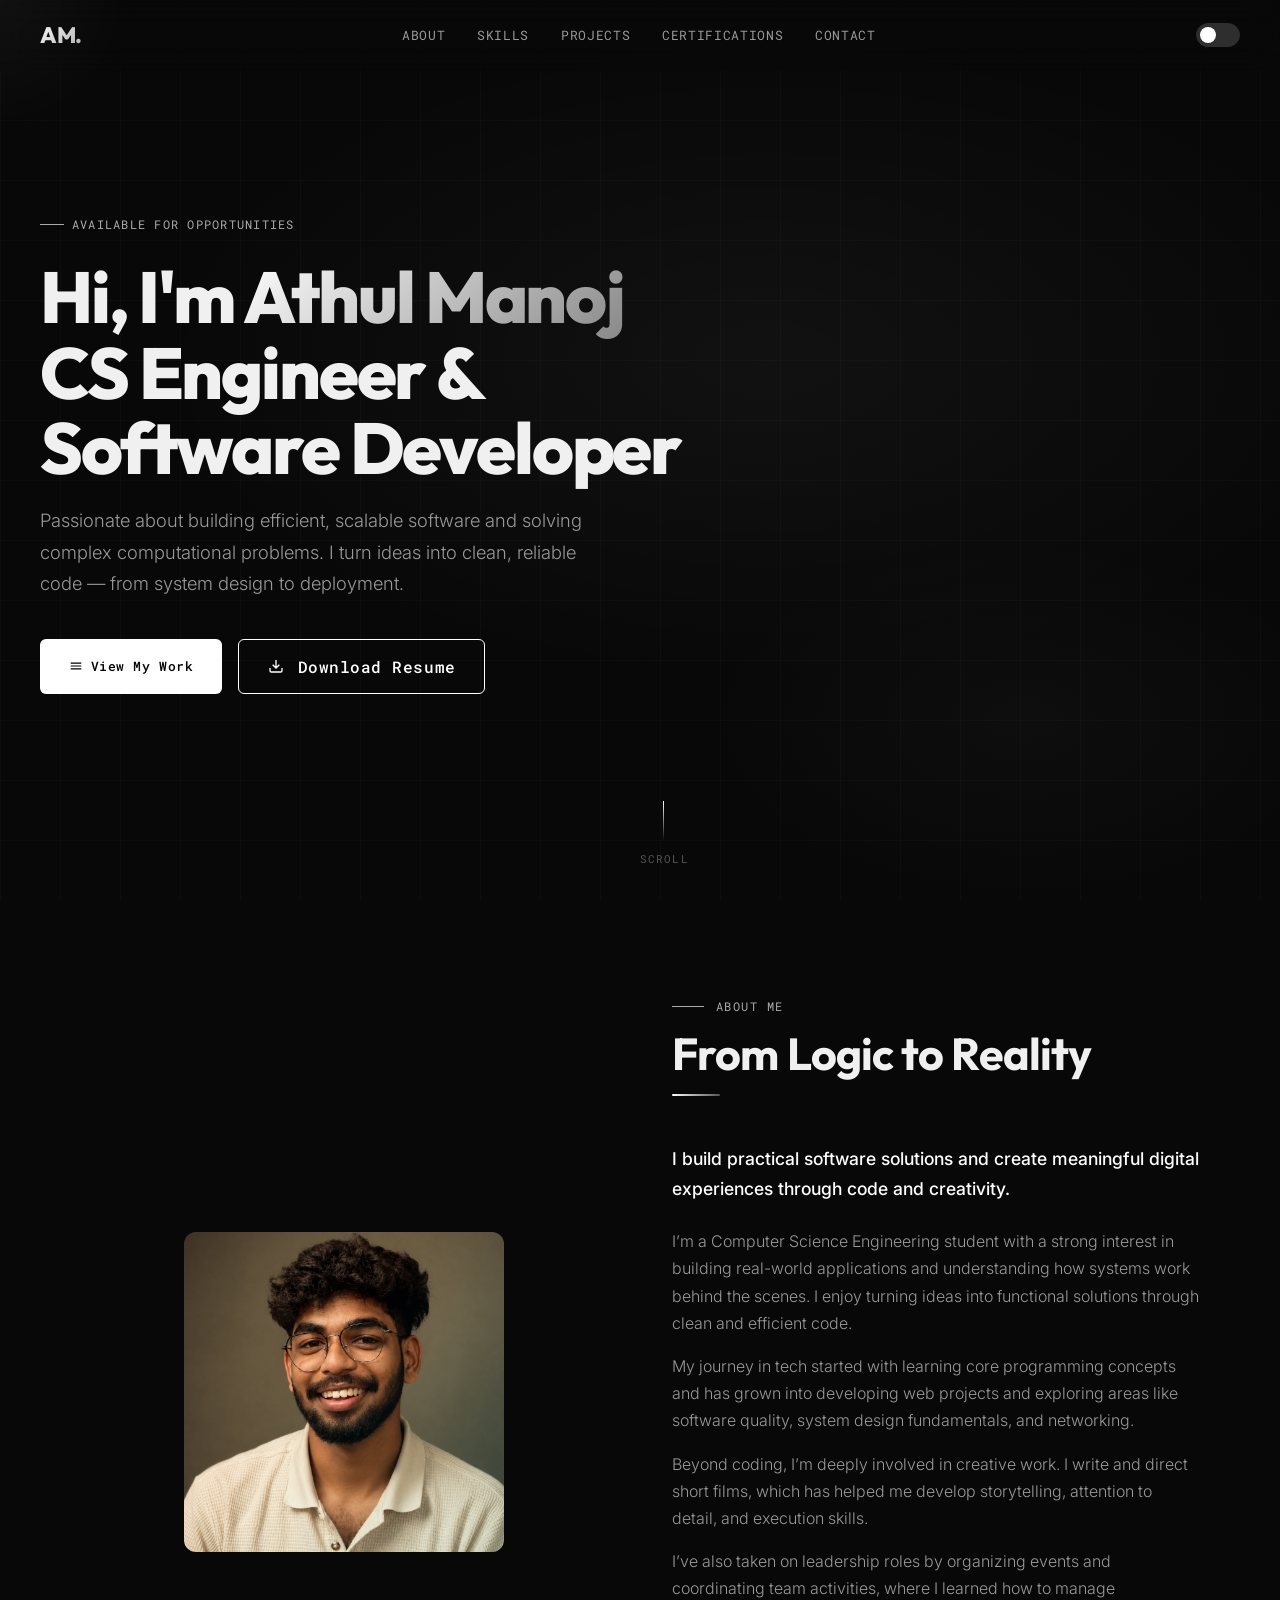
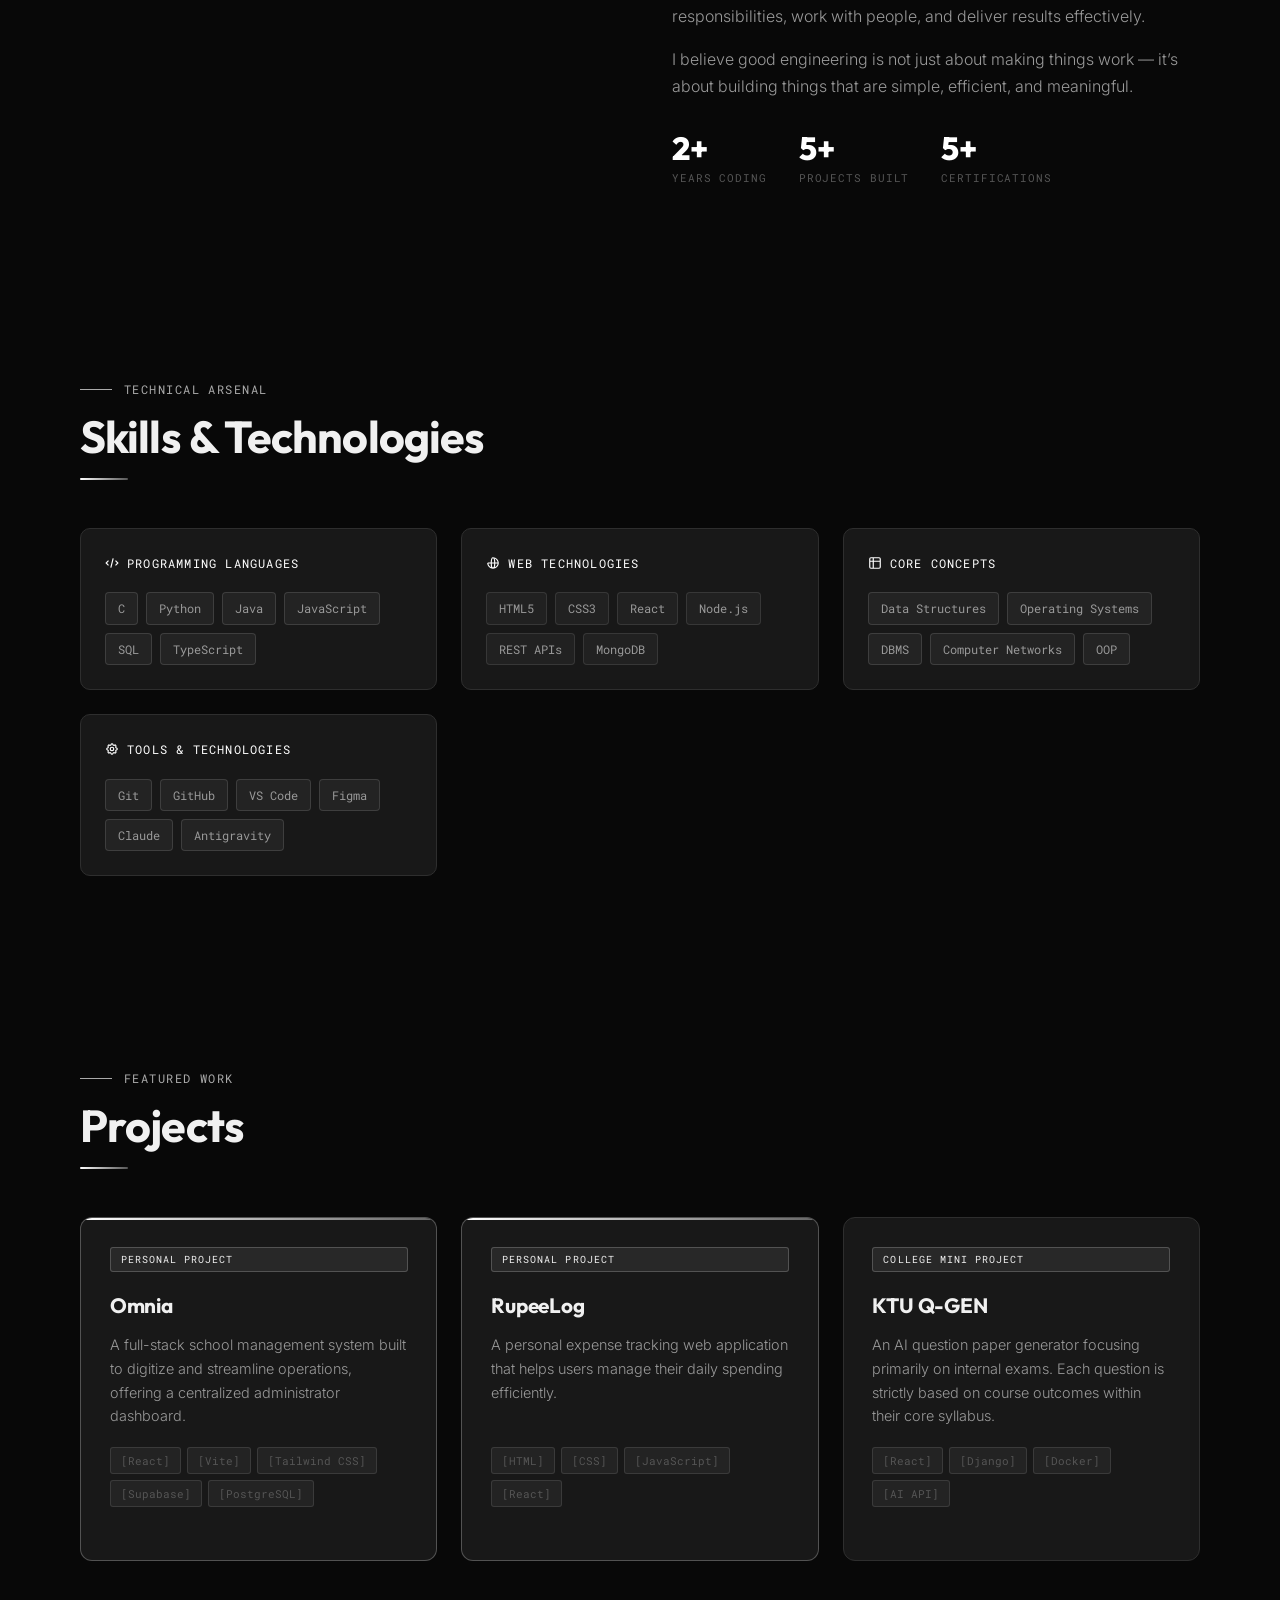
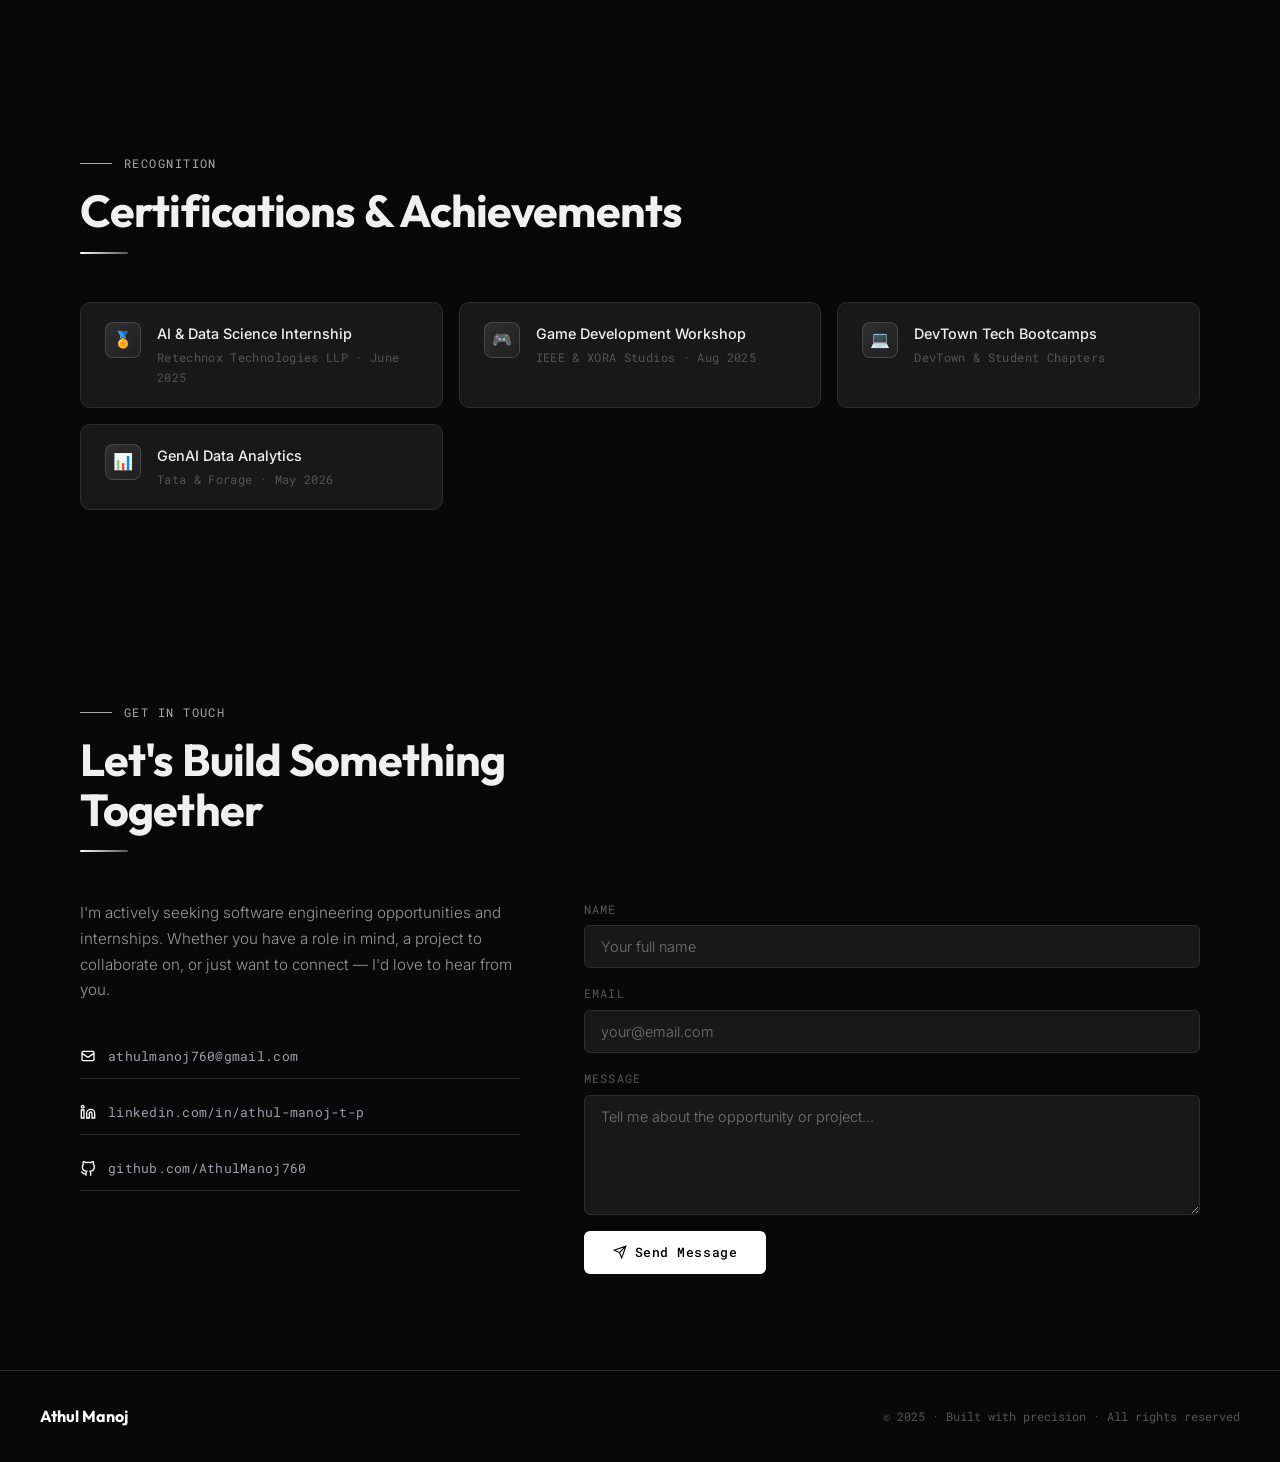
<file: index.html>
<!DOCTYPE html>
<html lang="en" data-theme="dark">

<head>
  <meta charset="UTF-8" />
  <meta name="viewport" content="width=device-width, initial-scale=1.0" />
  <title>Athul Manoj Portfolio</title>
  <link rel="preconnect" href="https://fonts.googleapis.com" />
  <link
    href="https://fonts.googleapis.com/css2?family=Inter:wght@300;400;500;600&family=Outfit:wght@400;500;600;700;800&family=Roboto+Mono:wght@400;500;600&display=swap"
    rel="stylesheet" />
  <link rel="stylesheet" href="css/styles.css" />
  <link rel="icon" type="image/svg+xml" href="assets/favicon.svg" />
</head>

<body>

  <!-- Cursor glow -->
  <div class="cursor-glow" id="cursor-glow"></div>

  <!-- NAV -->
  <nav id="main-nav">
    <a href="#hero" class="nav-logo">AM.</a>
    <ul class="nav-links" id="nav-links">
      <li><a href="#about">About</a></li>
      <li><a href="#skills">Skills</a></li>
      <li><a href="#projects">Projects</a></li>
      <li><a href="#certifications">Certifications</a></li>
      <li><a href="#contact">Contact</a></li>
    </ul>
    <div class="nav-right">
      <button class="theme-toggle" id="theme-toggle" aria-label="Toggle theme" title="Toggle dark/light mode"></button>
      <div class="hamburger" id="hamburger" aria-label="Open menu">
        <span></span><span></span><span></span>
      </div>
    </div>
  </nav>

  <div id="component-hero"></div>

  <div id="component-about"></div>

  <!-- SKILLS -->
  <section id="skills">
    <div class="section-label reveal">Technical Arsenal</div>
    <h2 class="reveal">Skills & Technologies</h2>
    <div class="section-divider reveal"></div>
    <div class="skills-grid">
      <div class="skill-card reveal reveal-delay-1">
        <div class="skill-card-title">
          <svg fill="none" viewBox="0 0 24 24" stroke="currentColor" stroke-width="2">
            <path d="M10 20l4-16m4 4l4 4-4 4M6 16l-4-4 4-4" />
          </svg>
          Programming Languages
        </div>
        <div class="skill-tags">
          <span class="skill-tag">C</span>
          <span class="skill-tag">Python</span>
          <span class="skill-tag">Java</span>
          <span class="skill-tag">JavaScript</span>
          <span class="skill-tag">SQL</span>
          <span class="skill-tag">TypeScript</span>
        </div>
      </div>
      <div class="skill-card reveal reveal-delay-2">
        <div class="skill-card-title">
          <svg fill="none" viewBox="0 0 24 24" stroke="currentColor" stroke-width="2">
            <path
              d="M21 12a9 9 0 01-9 9m9-9a9 9 0 00-9-9m9 9H3m9 9a9 9 0 01-9-9m9 9c1.66 0 3-4.03 3-9s-1.34-9-3-9m0 18c-1.66 0-3-4.03-3-9s1.34-9 3-9" />
          </svg>
          Web Technologies
        </div>
        <div class="skill-tags">
          <span class="skill-tag green">HTML5</span>
          <span class="skill-tag green">CSS3</span>
          <span class="skill-tag green">React</span>
          <span class="skill-tag green">Node.js</span>
          <span class="skill-tag green">REST APIs</span>
          <span class="skill-tag green">MongoDB</span>
        </div>
      </div>
      <div class="skill-card reveal reveal-delay-3">
        <div class="skill-card-title">
          <svg fill="none" viewBox="0 0 24 24" stroke="currentColor" stroke-width="2">
            <path
              d="M9 3H5a2 2 0 00-2 2v4m6-6h10a2 2 0 012 2v4M9 3v18m0 0h10a2 2 0 002-2V9M9 21H5a2 2 0 01-2-2V9m0 0h18" />
          </svg>
          Core Concepts
        </div>
        <div class="skill-tags">
          <span class="skill-tag">Data Structures</span>
          <span class="skill-tag">Operating Systems</span>
          <span class="skill-tag">DBMS</span>
          <span class="skill-tag">Computer Networks</span>
          <span class="skill-tag">OOP</span>
        </div>
      </div>
      <div class="skill-card reveal reveal-delay-4">
        <div class="skill-card-title">
          <svg fill="none" viewBox="0 0 24 24" stroke="currentColor" stroke-width="2">
            <path
              d="M10.325 4.317c.426-1.756 2.924-1.756 3.35 0a1.724 1.724 0 002.573 1.066c1.543-.94 3.31.826 2.37 2.37a1.724 1.724 0 001.065 2.572c1.756.426 1.756 2.924 0 3.35a1.724 1.724 0 00-1.066 2.573c.94 1.543-.826 3.31-2.37 2.37a1.724 1.724 0 00-2.572 1.065c-.426 1.756-2.924 1.756-3.35 0a1.724 1.724 0 00-2.573-1.066c-1.543.94-3.31-.826-2.37-2.37a1.724 1.724 0 00-1.065-2.572c-1.756-.426-1.756-2.924 0-3.35a1.724 1.724 0 001.066-2.573c-.94-1.543.826-3.31 2.37-2.37.996.608 2.296.07 2.572-1.065z" />
            <circle cx="12" cy="12" r="3" />
          </svg>
          Tools & Technologies
        </div>
        <div class="skill-tags">
          <span class="skill-tag">Git</span>
          <span class="skill-tag">GitHub</span>
          <span class="skill-tag">VS Code</span>
          <span class="skill-tag">Figma</span>
          <span class="skill-tag">Claude</span>
          <span class="skill-tag">Antigravity</span>
        </div>
      </div>
    </div>
  </section>

  <div id="component-projects"></div>

  <div id="component-certifications"></div>

  <!-- CONTACT -->
  <section id="contact">
    <div class="section-label reveal">Get In Touch</div>
    <h2 class="reveal">Let's Build Something<br />Together</h2>
    <div class="section-divider reveal"></div>
    <div class="contact-grid">
      <div class="contact-info reveal">
        <p>I'm actively seeking software engineering opportunities and internships. Whether you have a role in mind, a
          project to collaborate on, or just want to connect — I'd love to hear from you.</p>
        <div class="contact-links">
          <a href="mailto:athulmanoj760@gmail.com" class="contact-link">
            <svg fill="none" viewBox="0 0 24 24" stroke="currentColor" stroke-width="2">
              <path
                d="M3 8l7.89 5.26a2 2 0 002.22 0L21 8M5 19h14a2 2 0 002-2V7a2 2 0 00-2-2H5a2 2 0 00-2 2v10a2 2 0 002 2z" />
            </svg>
            <span class="c-txt">athulmanoj760@gmail.com</span>
          </a>
          <a href="https://www.linkedin.com/in/athul-manoj-t-p-3a66522b9/" target="_blank" class="contact-link">
            <svg fill="none" viewBox="0 0 24 24" stroke="currentColor" stroke-width="2">
              <path d="M16 8a6 6 0 016 6v7h-4v-7a2 2 0 00-2-2 2 2 0 00-2 2v7h-4v-7a6 6 0 016-6zM2 9h4v12H2z" />
              <circle cx="4" cy="4" r="2" />
            </svg>
            <span class="c-txt">linkedin.com/in/athul-manoj-t-p</span>
          </a>
          <a href="https://github.com/AthulManoj760" target="_blank" class="contact-link">
            <svg fill="none" viewBox="0 0 24 24" stroke="currentColor" stroke-width="2">
              <path
                d="M9 19c-5 1.5-5-2.5-7-3m14 6v-3.87a3.37 3.37 0 00-.94-2.61c3.14-.35 6.44-1.54 6.44-7A5.44 5.44 0 0020 4.77 5.07 5.07 0 0019.91 1S18.73.65 16 2.48a13.38 13.38 0 00-7 0C6.27.65 5.09 1 5.09 1A5.07 5.07 0 005 4.77a5.44 5.44 0 00-1.5 3.78c0 5.42 3.3 6.61 6.44 7A3.37 3.37 0 009 18.13V22" />
            </svg>
            <span class="c-txt">github.com/AthulManoj760</span>
          </a>
        </div>
      </div>
      <div class="reveal reveal-delay-2">
        <form class="contact-form" id="contact-form" onsubmit="handleSubmit(event)">
          <div class="form-group">
            <label for="name">Name</label>
            <input type="text" id="name" name="name" placeholder="Your full name" required />
          </div>
          <div class="form-group">
            <label for="email">Email</label>
            <input type="email" id="email" name="email" placeholder="your@email.com" required />
          </div>
          <div class="form-group">
            <label for="message">Message</label>
            <textarea id="message" name="message" placeholder="Tell me about the opportunity or project..."
              required></textarea>
          </div>
          <div class="form-status" id="form-status"></div>
          <button type="submit" class="btn btn-primary" style="align-self:flex-start">
            <svg width="14" height="14" fill="none" viewBox="0 0 24 24" stroke="currentColor" stroke-width="2">
              <path d="M22 2L11 13M22 2l-7 20-4-9-9-4 20-7z" />
            </svg>
            Send Message
          </button>
        </form>
      </div>
    </div>
  </section>

  <div class="project-modal-wrapper" id="project-modal">
    <div class="pm-backdrop" onclick="closeProjectModal()"></div>
    <div class="pm-content">
      <button class="pm-close" onclick="closeProjectModal()">&times;</button>
      <div class="pm-body" id="pm-inner"></div>
    </div>
  </div>

  <!-- FOOTER -->
  <footer>
    <span class="footer-name">Athul Manoj</span>
    <span class="footer-copy">© 2025 · Built with precision · All rights reserved</span>
  </footer>

  <script src="js/scripts.js?v=1733221" defer></script>
</body>

</html>
</file>
<file: css/styles.css>
:root {
    --navy: #080808;
    --navy-mid: #111111;
    --navy-card: #181818;
    --navy-border: #2e2e2e;
    --electric: #ffffff;
    --electric-dim: #cccccc;
    --neon: #aaaaaa;
    --neon-dim: #888888;
    --text-primary: #f0f0f0;
    --text-secondary: #999999;
    --text-muted: #555555;
    --accent-warm: #dddddd;
    --transition: 0.3s cubic-bezier(0.4, 0, 0.2, 1);
    --font-display: 'Outfit', sans-serif;
    --font-body: 'Inter', sans-serif;
    --font-mono: 'Roboto Mono', monospace;
  }
  [data-theme="light"] {
    --navy: #f8f8f8;
    --navy-mid: #efefef;
    --navy-card: #ffffff;
    --navy-border: #d8d8d8;
    --electric: #000000;
    --electric-dim: #333333;
    --neon: #444444;
    --neon-dim: #666666;
    --text-primary: #0a0a0a;
    --text-secondary: #444444;
    --text-muted: #999999;
    --accent-warm: #222222;
  }
  *, *::before, *::after { box-sizing: border-box; margin: 0; padding: 0; }
  html { scroll-behavior: smooth; }
  body {
    font-family: var(--font-body);
    background: var(--navy);
    color: var(--text-primary);
    line-height: 1.7;
    overflow-x: hidden;
    transition: background var(--transition), color var(--transition);
  }

  /* SCROLLBAR */
  ::-webkit-scrollbar { width: 4px; }
  ::-webkit-scrollbar-track { background: var(--navy-mid); }
  ::-webkit-scrollbar-thumb { background: #555555; border-radius: 2px; }

  /* NAV */
  nav {
    position: fixed; top: 0; left: 0; right: 0; z-index: 100;
    display: flex; align-items: center; justify-content: space-between;
    padding: 1rem 2.5rem;
    background: rgba(8,8,8,0.88);
    backdrop-filter: blur(16px);
    border-bottom: 1px solid transparent;
    transition: border-color var(--transition), background var(--transition);
  }
  [data-theme="light"] nav { background: rgba(248,248,248,0.88); }
  nav.scrolled { border-color: var(--navy-border); }
  .nav-logo {
    font-family: var(--font-display);
    font-weight: 800; font-size: 1.4rem;
    background: linear-gradient(135deg, #ffffff, #aaaaaa);
    -webkit-background-clip: text; -webkit-text-fill-color: transparent;
    background-clip: text; text-decoration: none;
    letter-spacing: -0.02em;
  }
  [data-theme="light"] .nav-logo {
    background: linear-gradient(135deg, #111111, #555555);
    -webkit-background-clip: text; -webkit-text-fill-color: transparent;
    background-clip: text;
  }
  .nav-links { display: flex; gap: 2rem; list-style: none; align-items: center; }
  .nav-links a {
    font-family: var(--font-mono); font-size: 0.8rem; font-weight: 400;
    color: var(--text-secondary); text-decoration: none;
    letter-spacing: 0.05em; text-transform: uppercase;
    transition: color var(--transition); position: relative;
  }
  .nav-links a::after {
    content: ''; position: absolute; bottom: -4px; left: 0;
    width: 0; height: 1px; background: var(--electric);
    transition: width var(--transition);
  }
  .nav-links a:hover { color: var(--electric); }
  .nav-links a:hover::after { width: 100%; }
  .theme-toggle {
    width: 44px; height: 24px; border-radius: 12px;
    background: var(--navy-border); border: 1px solid var(--navy-border);
    cursor: pointer; position: relative; transition: background var(--transition);
    flex-shrink: 0;
  }
  .theme-toggle::after {
    content: ''; position: absolute; top: 3px; left: 3px;
    width: 16px; height: 16px; border-radius: 50%;
    background: var(--electric); transition: transform var(--transition), background var(--transition);
  }
  [data-theme="light"] .theme-toggle::after { transform: translateX(20px); background: var(--neon); }
  .nav-right { display: flex; align-items: center; gap: 1rem; }
  .hamburger { display: none; flex-direction: column; gap: 5px; cursor: pointer; padding: 4px; }
  .hamburger span { display: block; width: 22px; height: 2px; background: var(--text-primary); border-radius: 1px; transition: var(--transition); }

  /* MOBILE NAV */
  @media (max-width: 768px) {
    nav { padding: 1rem 1.5rem; }
    .nav-links { display: none; flex-direction: column; position: absolute; top: 100%; left: 0; right: 0; background: var(--navy-mid); padding: 1.5rem; gap: 1.2rem; border-bottom: 1px solid var(--navy-border); }
    .nav-links.open { display: flex; }
    .hamburger { display: flex; }
  }

  /* SECTIONS */
  section { padding: 6rem 2.5rem; max-width: 1200px; margin: 0 auto; }
  @media (max-width: 768px) { section { padding: 4rem 1.5rem; } }

  /* HERO */
  #hero {
    min-height: 100vh; display: flex; align-items: center;
    position: relative; overflow: hidden; padding-top: 6rem;
    max-width: 100%; padding-left: 2.5rem; padding-right: 2.5rem;
  }
  .hero-bg {
    position: absolute; inset: 0; pointer-events: none;
    background: radial-gradient(ellipse 80% 60% at 60% 40%, rgba(255,255,255,0.04) 0%, transparent 60%),
                radial-gradient(ellipse 50% 40% at 80% 80%, rgba(200,200,200,0.03) 0%, transparent 50%);
  }
  .hero-grid {
    position: absolute; inset: 0; pointer-events: none; opacity: 0.04;
    background-image: linear-gradient(rgba(255,255,255,0.5) 1px, transparent 1px),
                      linear-gradient(90deg, rgba(255,255,255,0.5) 1px, transparent 1px);
    background-size: 60px 60px;
  }
  .hero-content { position: relative; z-index: 1; max-width: 800px; }
  .hero-tag {
    display: inline-flex; align-items: center; gap: 8px;
    font-family: var(--font-mono); font-size: 0.78rem; letter-spacing: 0.1em;
    color: var(--neon); text-transform: uppercase;
    margin-bottom: 1.5rem;
    opacity: 0; animation: fadeUp 0.6s 0.2s forwards;
  }
  .hero-tag::before { content: ''; width: 24px; height: 1px; background: var(--neon); }
  h1 {
    font-family: var(--font-display); font-weight: 800; font-size: clamp(2.4rem, 6vw, 4.5rem);
    line-height: 1.05; letter-spacing: -0.03em;
    opacity: 0; animation: fadeUp 0.7s 0.35s forwards;
  }
  .name-gradient {
    background: linear-gradient(135deg, #ffffff 0%, #888888 100%);
    -webkit-background-clip: text; -webkit-text-fill-color: transparent; background-clip: text;
  }
  [data-theme="light"] .name-gradient {
    background: linear-gradient(135deg, #111111 0%, #555555 100%);
    -webkit-background-clip: text; -webkit-text-fill-color: transparent; background-clip: text;
  }
  .hero-sub {
    font-size: 1.15rem; color: var(--text-secondary); max-width: 560px;
    margin-top: 1.2rem; line-height: 1.7; font-weight: 300;
    opacity: 0; animation: fadeUp 0.7s 0.5s forwards;
  }
  .hero-ctas {
    display: flex; gap: 1rem; flex-wrap: wrap; margin-top: 2.5rem;
    opacity: 0; animation: fadeUp 0.7s 0.65s forwards;
  }
  .btn {
    display: inline-flex; align-items: center; gap: 8px;
    padding: 0.8rem 1.8rem; border-radius: 6px;
    font-family: var(--font-mono); font-size: 0.82rem; font-weight: 500;
    letter-spacing: 0.04em; text-decoration: none; cursor: pointer;
    transition: all var(--transition); position: relative; overflow: hidden; border: none;
  }
  .btn-primary {
    background: #ffffff; color: #000000;
  }
  .btn-primary:hover { background: #dddddd; transform: translateY(-2px); box-shadow: 0 8px 24px rgba(255,255,255,0.15); }
  [data-theme="light"] .btn-primary {
    background: #111111; color: #ffffff;
  }
  [data-theme="light"] .btn-primary:hover {
    background: #333333; transform: translateY(-2px); box-shadow: 0 8px 24px rgba(0,0,0,0.15);
  }
  .btn-secondary {
    background: transparent; color: var(--electric);
    border: 1px solid var(--electric);
  }
  .btn-secondary:hover { background: rgba(0,212,255,0.08); transform: translateY(-2px); }
  .hero-scroll {
    position: absolute; bottom: 2rem; left: 50%; transform: translateX(-50%);
    display: flex; flex-direction: column; align-items: center; gap: 8px;
    font-family: var(--font-mono); font-size: 0.7rem; color: var(--text-muted);
    letter-spacing: 0.1em; text-transform: uppercase; opacity: 0;
    animation: fadeUp 0.7s 1s forwards;
  }
  .hero-scroll span { margin-right: -0.1em; }
  .scroll-line { width: 1px; height: 40px; background: linear-gradient(to bottom, var(--electric), transparent); animation: scrollPulse 2s ease-in-out infinite; }

  /* SECTION TITLES */
  .section-label {
    font-family: var(--font-mono); font-size: 0.75rem; letter-spacing: 0.12em;
    color: var(--neon); text-transform: uppercase; display: flex; align-items: center; gap: 12px;
    margin-bottom: 0.8rem;
  }
  .section-label::before { content: ''; flex: 0 0 32px; height: 1px; background: var(--neon); }
  h2 {
    font-family: var(--font-display); font-weight: 700; font-size: clamp(1.8rem, 4vw, 2.8rem);
    letter-spacing: -0.02em; line-height: 1.1; margin-bottom: 1rem;
  }
  .section-divider { width: 48px; height: 2px; background: linear-gradient(90deg, #ffffff, #555555); margin-bottom: 3rem; border-radius: 1px; }

  /* ABOUT */
  #about { display: grid; grid-template-columns: 1fr 1fr; gap: 4rem; align-items: center; }
  @media (max-width: 900px) { #about { grid-template-columns: 1fr; gap: 2.5rem; } }
  .about-img-wrap {
    position: relative;
  }
  .about-avatar {
    width: 100%; aspect-ratio: 1; border-radius: 12px;
    background: linear-gradient(135deg, var(--navy-card) 0%, var(--navy-mid) 100%);
    border: 1px solid var(--navy-border); display: flex; align-items: center; justify-content: center;
    font-family: var(--font-display); font-size: 5rem; font-weight: 800;
    background: linear-gradient(135deg, rgba(255,255,255,0.08), rgba(180,180,180,0.05));
    color: var(--electric); position: relative; overflow: hidden;
    max-width: 320px; margin: 0 auto;
  }
  .about-avatar::after {
    content: ''; position: absolute; inset: 0;
    background: linear-gradient(135deg, transparent 40%, rgba(0,212,255,0.1));
  }
  .about-corner {
    position: absolute; bottom: -8px; right: -8px; width: 120px; height: 120px;
    border-right: 2px solid rgba(255,255,255,0.5); border-bottom: 2px solid rgba(255,255,255,0.5);
    border-radius: 0 0 12px 0; pointer-events: none;
  }
  .about-text p { color: var(--text-secondary); font-size: 1rem; margin-bottom: 1rem; font-weight: 300; }
  .about-text p strong { color: var(--text-primary); font-weight: 500; }
  .about-stats { display: flex; gap: 2rem; margin-top: 2rem; flex-wrap: wrap; }
  .stat-item { display: flex; flex-direction: column; gap: 4px; }
  .stat-num { font-family: var(--font-display); font-weight: 800; font-size: 2rem; color: var(--electric); line-height: 1; }
  .stat-label { font-family: var(--font-mono); font-size: 0.7rem; color: var(--text-muted); text-transform: uppercase; letter-spacing: 0.08em; }

  /* SKILLS */
  #skills { padding-top: 6rem; padding-bottom: 6rem; max-width: 1200px; margin: 0 auto; padding-left: 2.5rem; padding-right: 2.5rem; }
  .skills-grid { display: grid; grid-template-columns: repeat(auto-fit, minmax(280px, 1fr)); gap: 1.5rem; }
  .skill-card {
    background: var(--navy-card); border: 1px solid var(--navy-border);
    border-radius: 10px; padding: 1.5rem;
    transition: border-color var(--transition), transform var(--transition);
  }
  .skill-card:hover { border-color: var(--electric); transform: translateY(-4px); }
  .skill-card-title {
    font-family: var(--font-mono); font-size: 0.75rem; letter-spacing: 0.1em;
    text-transform: uppercase; color: var(--electric); margin-bottom: 1.2rem;
    display: flex; align-items: center; gap: 8px;
  }
  .skill-card-title svg { width: 14px; height: 14px; }
  .skill-tags { display: flex; flex-wrap: wrap; gap: 8px; }
  .skill-tag {
    font-family: var(--font-mono); font-size: 0.75rem;
    padding: 5px 12px; border-radius: 4px;
    background: rgba(255,255,255,0.05); border: 1px solid rgba(255,255,255,0.12);
    color: var(--text-secondary); transition: all var(--transition);
  }
  .skill-tag:hover { background: rgba(255,255,255,0.12); color: var(--electric); border-color: var(--electric); }
  .skill-tag.green { background: rgba(255,255,255,0.04); border-color: rgba(255,255,255,0.1); }
  .skill-tag.green:hover { background: rgba(255,255,255,0.1); color: var(--text-primary); border-color: var(--text-secondary); }

  /* PROJECT MODAL */
  .project-modal-wrapper { position: fixed; inset: 0; z-index: 10000; display: flex; align-items: center; justify-content: center; opacity: 0; pointer-events: none; transition: opacity 0.3s; padding: 1rem; }
  .project-modal-wrapper.active { opacity: 1; pointer-events: auto; }
  .pm-backdrop { position: absolute; inset: 0; background: rgba(0,0,0,0.8); backdrop-filter: blur(5px); }
  .pm-content { position: relative; z-index: 10001; background: var(--navy-card); border: 1px solid var(--navy-border); border-radius: 12px; width: 100%; max-width: 600px; max-height: 90vh; overflow-y: auto; padding: 2.5rem; transform: translateY(20px) scale(0.95); transition: transform 0.3s; }
  .project-modal-wrapper.active .pm-content { transform: translateY(0) scale(1); }
  .pm-close { position: absolute; top: 1.5rem; right: 1.5rem; background: none; border: none; color: #fff; font-size: 2rem; line-height: 1; cursor: pointer; opacity: 0.6; transition: opacity 0.2s; }
  .pm-close:hover { opacity: 1; }
  [data-theme="light"] .pm-close { color: #000; }
  .pm-body h3 { font-family: var(--font-display); font-size: 1.5rem; color: var(--text-primary); margin-bottom: 0.5rem; }
  .pm-body p { font-size: 0.95rem; color: var(--text-secondary); line-height: 1.6; margin-bottom: 1.5rem; font-weight: 300; }
  .pm-subtitle { font-weight: 600; color: var(--primary); margin-bottom: 0.75rem; display: block; margin-top: 1.5rem; font-size: 1.1rem; }
  .pm-body ul { list-style: none; padding: 0; margin-bottom: 1.5rem; }
  .pm-body ul li { position: relative; padding-left: 1.5rem; margin-bottom: 0.5rem; font-size: 0.95rem; color: var(--text-secondary); line-height: 1.5; font-weight: 300; }
  .pm-body ul li::before { content: '▹'; position: absolute; left: 0; color: var(--electric); font-size: 1rem; }
  .pm-links { display: flex; gap: 1rem; margin-top: 2rem; border-top: 1px solid var(--navy-border); padding-top: 1.5rem; }
  .project-card.clickable { cursor: pointer; }

  /* PROJECTS */
  #projects { padding-top: 6rem; padding-bottom: 6rem; max-width: 1200px; margin: 0 auto; padding-left: 2.5rem; padding-right: 2.5rem; }
  .projects-grid { display: grid; grid-template-columns: repeat(auto-fit, minmax(320px, 1fr)); gap: 1.5rem; }
  .project-card {
    background: var(--navy-card); border: 1px solid var(--navy-border);
    border-radius: 12px; padding: 1.8rem; display: flex; flex-direction: column;
    position: relative; overflow: hidden;
    transition: border-color var(--transition), transform var(--transition), box-shadow var(--transition);
  }
  .project-card:hover { border-color: var(--electric); transform: translateY(-6px); box-shadow: 0 20px 40px rgba(0,0,0,0.5), 0 0 0 1px rgba(255,255,255,0.08); }
  .project-card::before {
    content: ''; position: absolute; top: 0; left: 0; right: 0; height: 2px;
    background: linear-gradient(90deg, #ffffff, #666666);
    opacity: 0; transition: opacity var(--transition);
  }
  .project-card:hover::before { opacity: 1; }
  .project-card.featured { border-color: rgba(255,255,255,0.25); }
  .project-card.featured::before { opacity: 1; }
  .project-badge {
    display: inline-block; font-family: var(--font-mono); font-size: 0.65rem;
    letter-spacing: 0.1em; text-transform: uppercase; padding: 3px 10px;
    background: rgba(255,255,255,0.07); border: 1px solid rgba(255,255,255,0.2);
    color: var(--text-primary); border-radius: 3px; margin-bottom: 1rem;
  }
  .project-title { font-family: var(--font-display); font-weight: 700; font-size: 1.3rem; letter-spacing: -0.01em; margin-bottom: 0.6rem; }
  .project-desc { color: var(--text-secondary); font-size: 0.9rem; line-height: 1.65; flex: 1; margin-bottom: 1.2rem; font-weight: 300; }
  .project-tech { display: flex; flex-wrap: wrap; gap: 6px; margin-bottom: 1.5rem; }
  .tech-tag {
    font-family: var(--font-mono); font-size: 0.7rem; padding: 3px 10px;
    background: rgba(255,255,255,0.05); border: 1px solid rgba(255,255,255,0.1);
    color: var(--text-muted); border-radius: 3px;
  }
  .project-links { display: flex; gap: 1rem; }
  .project-link {
    font-family: var(--font-mono); font-size: 0.75rem; color: var(--text-secondary);
    text-decoration: none; display: flex; align-items: center; gap: 5px;
    transition: color var(--transition); letter-spacing: 0.03em;
  }
  .project-link:hover { color: var(--electric); }
  .project-link svg { width: 13px; height: 13px; }

  /* CERTIFICATIONS */
  #certifications { padding-top: 6rem; padding-bottom: 6rem; max-width: 1200px; margin: 0 auto; padding-left: 2.5rem; padding-right: 2.5rem; }
  .cert-grid { display: grid; grid-template-columns: repeat(auto-fit, minmax(280px, 1fr)); gap: 1rem; }
  .cert-card {
    display: flex; gap: 1rem; align-items: flex-start;
    background: var(--navy-card); border: 1px solid var(--navy-border);
    border-radius: 10px; padding: 1.2rem 1.5rem;
    transition: border-color var(--transition), transform var(--transition);
  }
  .cert-card:hover { border-color: var(--neon); transform: translateX(4px); }
  .cert-card.clickable { cursor: pointer; }
  .cert-icon {
    width: 36px; height: 36px; flex-shrink: 0; border-radius: 8px;
    background: linear-gradient(135deg, rgba(255,255,255,0.1), rgba(180,180,180,0.05));
    border: 1px solid rgba(255,255,255,0.15);
    display: flex; align-items: center; justify-content: center;
    font-size: 1rem;
  }
  .cert-title { font-weight: 500; font-size: 0.9rem; margin-bottom: 2px; }
  .cert-issuer { font-family: var(--font-mono); font-size: 0.72rem; color: var(--text-muted); letter-spacing: 0.03em; }

  /* CONTACT */
  #contact { padding-top: 6rem; padding-bottom: 6rem; max-width: 1200px; margin: 0 auto; padding-left: 2.5rem; padding-right: 2.5rem; }
  .contact-grid { display: grid; grid-template-columns: 1fr 1.4fr; gap: 4rem; align-items: start; }
  @media (max-width: 768px) { .contact-grid { grid-template-columns: 1fr; gap: 2.5rem; } }
  .contact-info p { color: var(--text-secondary); font-size: 0.95rem; font-weight: 300; margin-bottom: 2rem; line-height: 1.7; }
  .contact-links { display: flex; flex-direction: column; gap: 0.8rem; }
  .contact-link {
    display: flex; align-items: center; gap: 12px;
    font-family: var(--font-mono); font-size: 0.82rem; color: var(--text-secondary);
    text-decoration: none; padding: 10px 0;
    border-bottom: 1px solid var(--navy-border);
    transition: color var(--transition), border-color var(--transition);
    letter-spacing: 0.02em;
  }
  .contact-link:hover { color: var(--electric); border-color: var(--electric); }
  .contact-link svg { width: 16px; height: 16px; color: var(--electric); flex-shrink: 0; }
  .contact-form { display: flex; flex-direction: column; gap: 1rem; }
  .c-txt { display: inline-block !important; visibility: visible !important; color: #a1a1aa !important; font-family: var(--font-mono); }
  .form-group { display: flex; flex-direction: column; gap: 6px; }
  .form-group label { font-family: var(--font-mono); font-size: 0.72rem; color: var(--text-muted); letter-spacing: 0.1em; text-transform: uppercase; }
  .form-group input, .form-group textarea {
    background: var(--navy-card); border: 1px solid var(--navy-border);
    border-radius: 6px; padding: 0.75rem 1rem; color: var(--text-primary);
    font-family: var(--font-body); font-size: 0.9rem; font-weight: 300;
    transition: border-color var(--transition), box-shadow var(--transition); outline: none; resize: vertical;
  }
  .form-group input:focus, .form-group textarea:focus {
    border-color: var(--electric); box-shadow: 0 0 0 3px rgba(0,212,255,0.08);
  }
  .form-group textarea { min-height: 120px; }
  .form-status { font-family: var(--font-mono); font-size: 0.78rem; padding: 0.6rem 1rem; border-radius: 5px; display: none; }
  .form-status.success { background: rgba(255,255,255,0.07); color: #e0e0e0; border: 1px solid rgba(255,255,255,0.2); display: block; }
  .form-status.error { background: rgba(255,100,100,0.1); color: #ff6464; border: 1px solid rgba(255,100,100,0.3); display: block; }

  /* FOOTER */
  footer {
    border-top: 1px solid var(--navy-border); padding: 2rem 2.5rem;
    display: flex; align-items: center; justify-content: space-between; flex-wrap: wrap; gap: 1rem;
  }
  .footer-name { font-family: var(--font-display); font-weight: 700; color: var(--electric); }
  .footer-copy { font-family: var(--font-mono); font-size: 0.72rem; color: var(--text-muted); }

  /* ANIMATIONS */
  @keyframes fadeUp { from { opacity: 0; transform: translateY(20px); } to { opacity: 1; transform: translateY(0); } }
  @keyframes scrollPulse { 0%,100% { opacity: 1; } 50% { opacity: 0.3; } }
  .reveal { opacity: 0; transform: translateY(24px); transition: opacity 0.7s ease, transform 0.7s ease; }
  .reveal.visible { opacity: 1; transform: none; }
  .reveal-delay-1 { transition-delay: 0.1s; }
  .reveal-delay-2 { transition-delay: 0.2s; }
  .reveal-delay-3 { transition-delay: 0.3s; }
  .reveal-delay-4 { transition-delay: 0.4s; }

  /* CURSOR GLOW */
  .cursor-glow {
    position: fixed; pointer-events: none; z-index: 9999;
    width: 280px; height: 280px; border-radius: 50%;
    background: radial-gradient(circle, rgba(255,255,255,0.04) 0%, transparent 70%);
    transform: translate(-50%, -50%); transition: opacity 0.3s;
  }
  @media (max-width: 768px) { 
    .cursor-glow { display: none; } 
    .hero-scroll { display: none; }
  }

  /* ACTIVE NAV */
  .nav-links a.active { color: var(--electric); }
  .nav-links a.active::after { width: 100%; }

  /* LIGHT MODE SPECIFIC UI OVERRIDES */
  [data-theme="light"] .tech-tag,
  [data-theme="light"] .skill-tag {
    background: rgba(0, 0, 0, 0.05);
    border: 1px solid rgba(0, 0, 0, 0.1);
    color: var(--text-secondary);
  }
  [data-theme="light"] .skill-tag.green {
    background: rgba(0, 200, 83, 0.1);
    border-color: rgba(0, 200, 83, 0.3);
    color: #0b8036;
  }
  [data-theme="light"] .c-txt {
    color: #0f172a !important; /* Pitch dark slate for high readability on white */
    font-weight: 500;
  }
  [data-theme="light"] .project-modal-content, [data-theme="light"] .pm-content {
    background: #ffffff;
    border-color: #cbd5e1;
  }

  /* MOBILE GRID COMPACTION */
  @media (max-width: 480px) {
    .projects-grid, .skills-grid, .cert-grid { grid-template-columns: 1fr; }
  }
</file>
